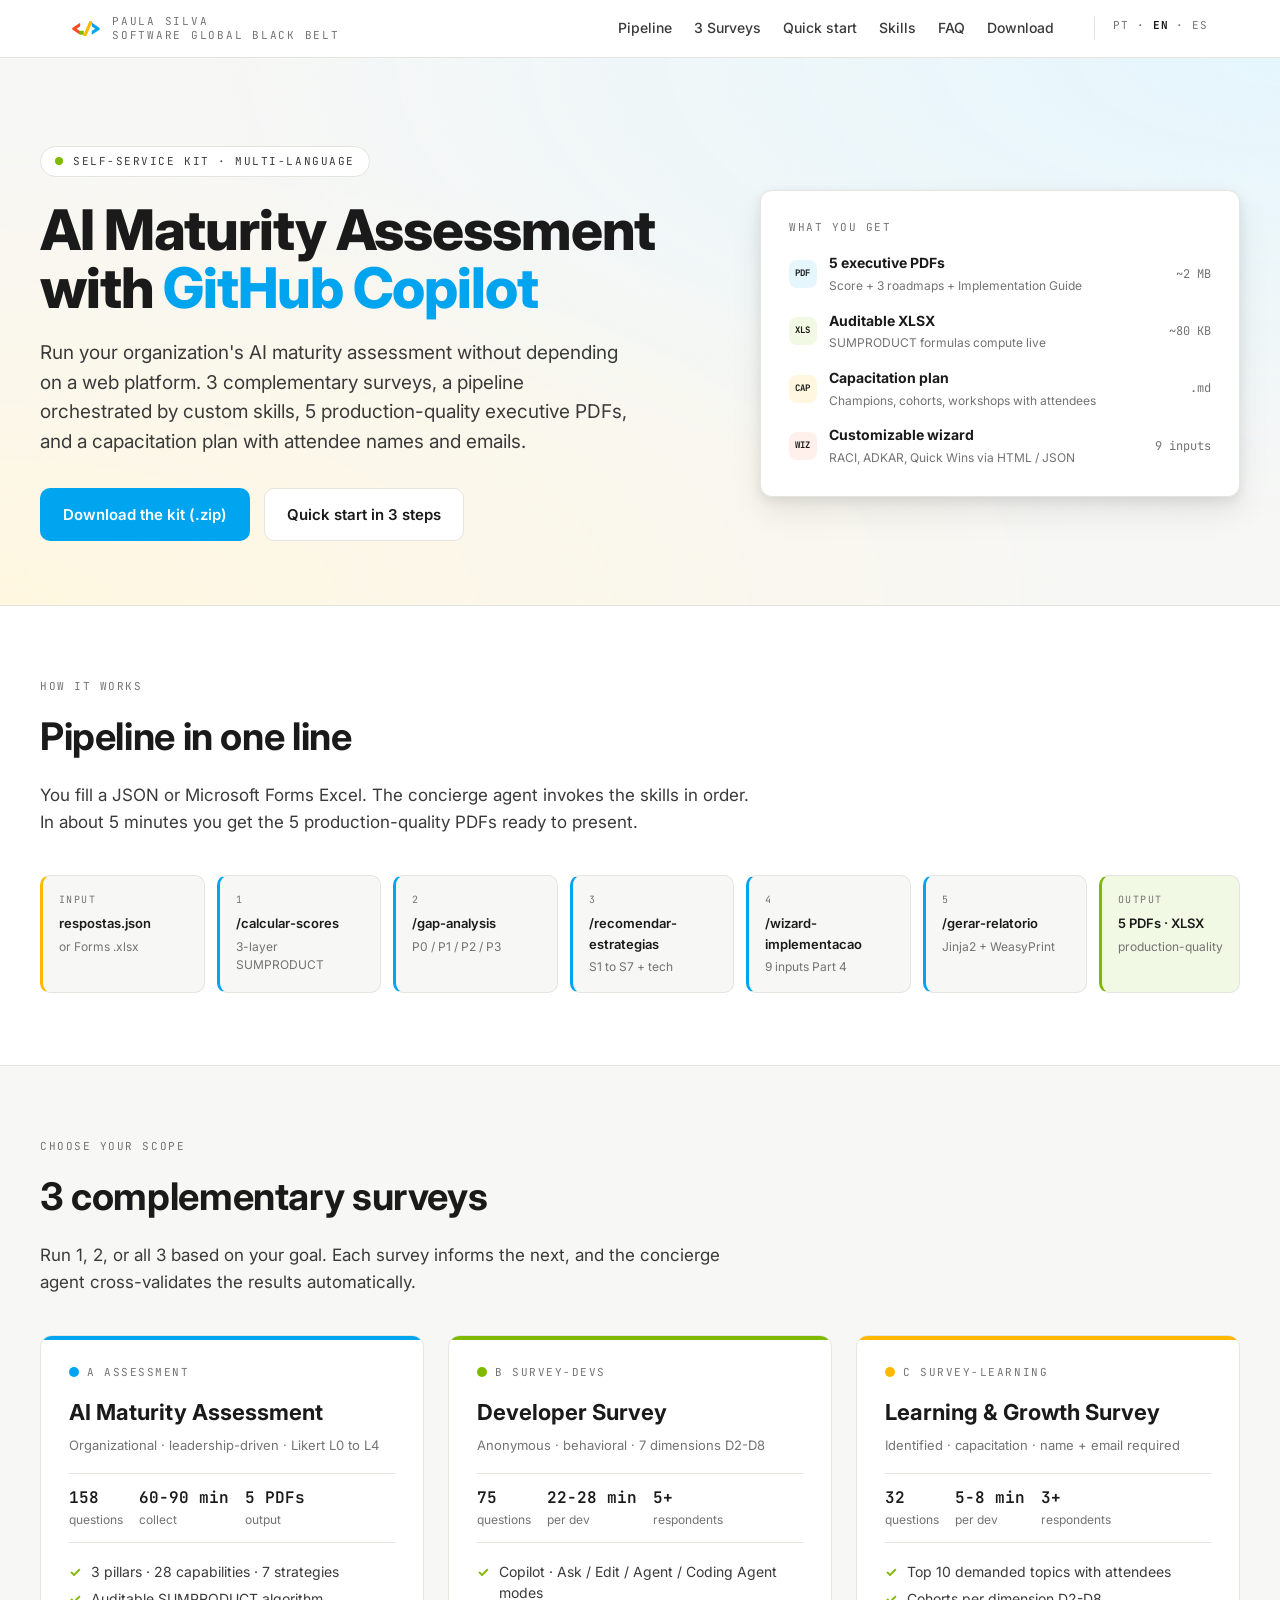
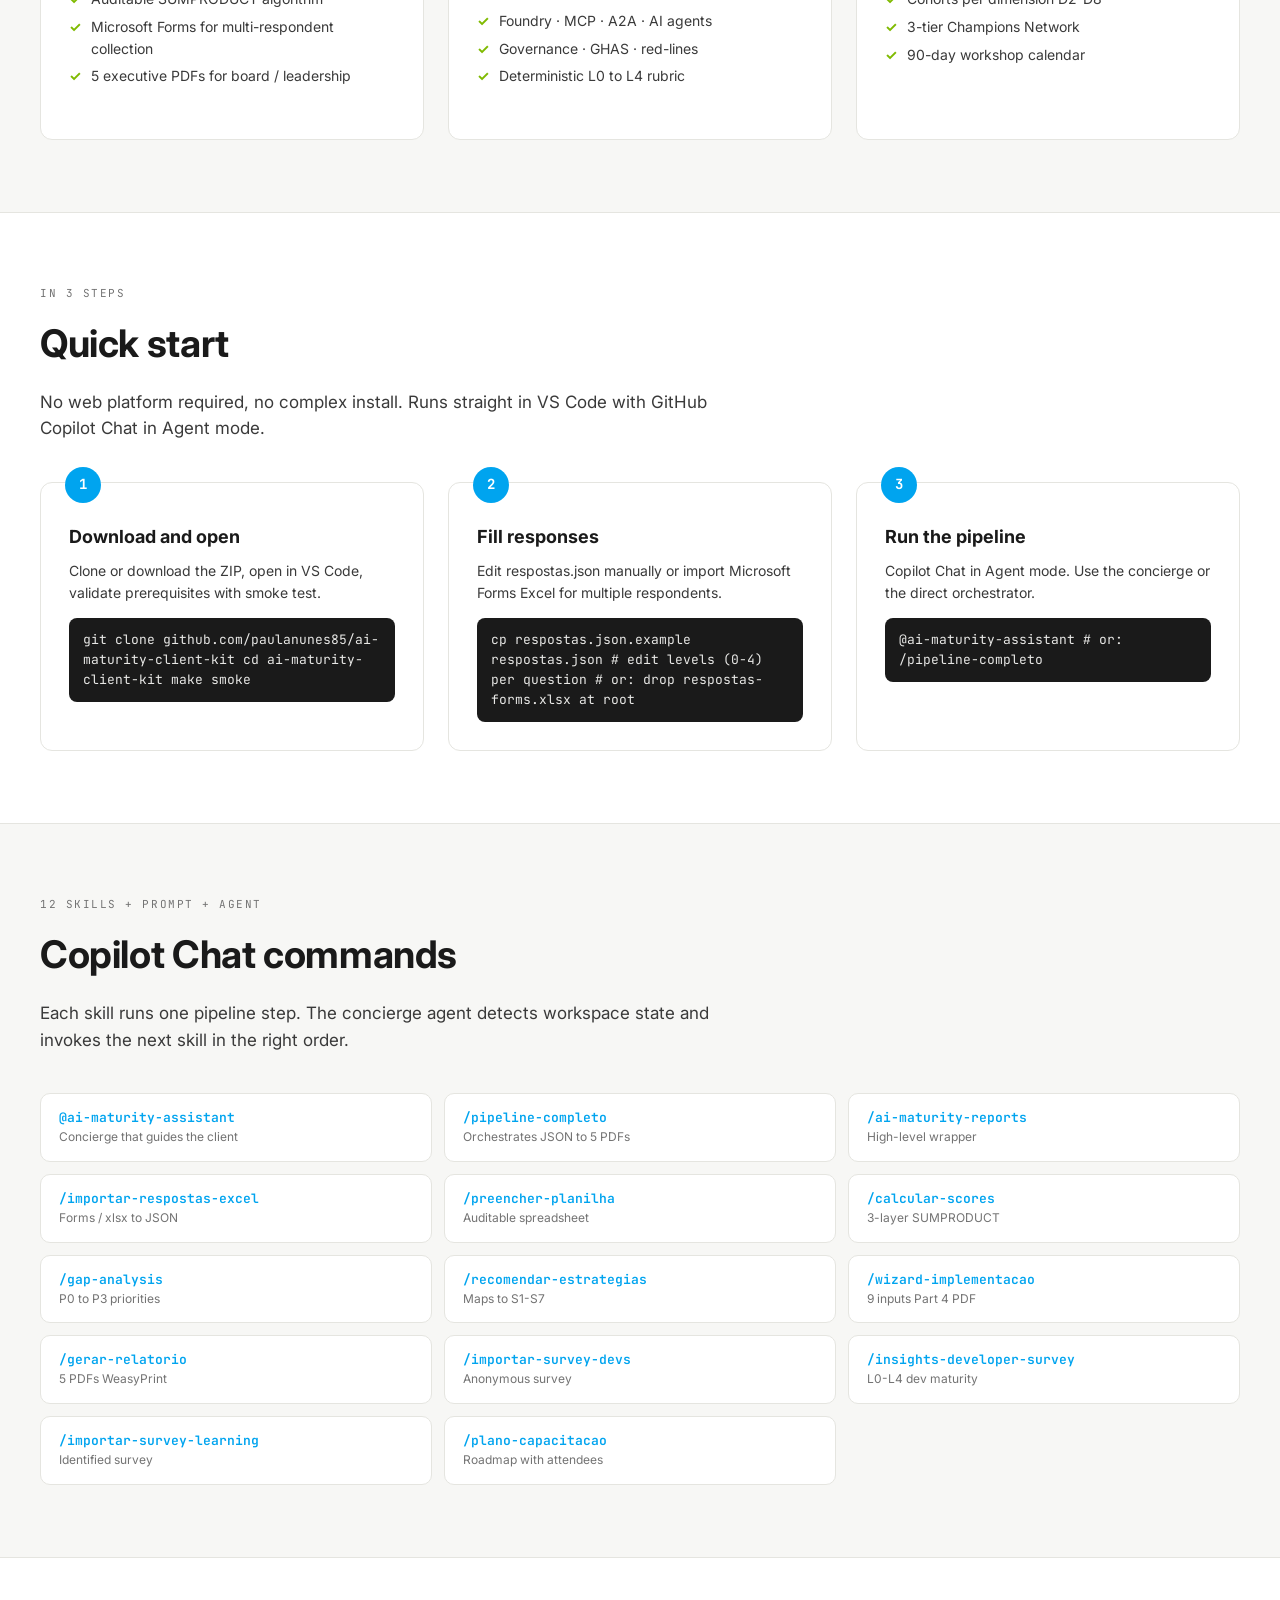
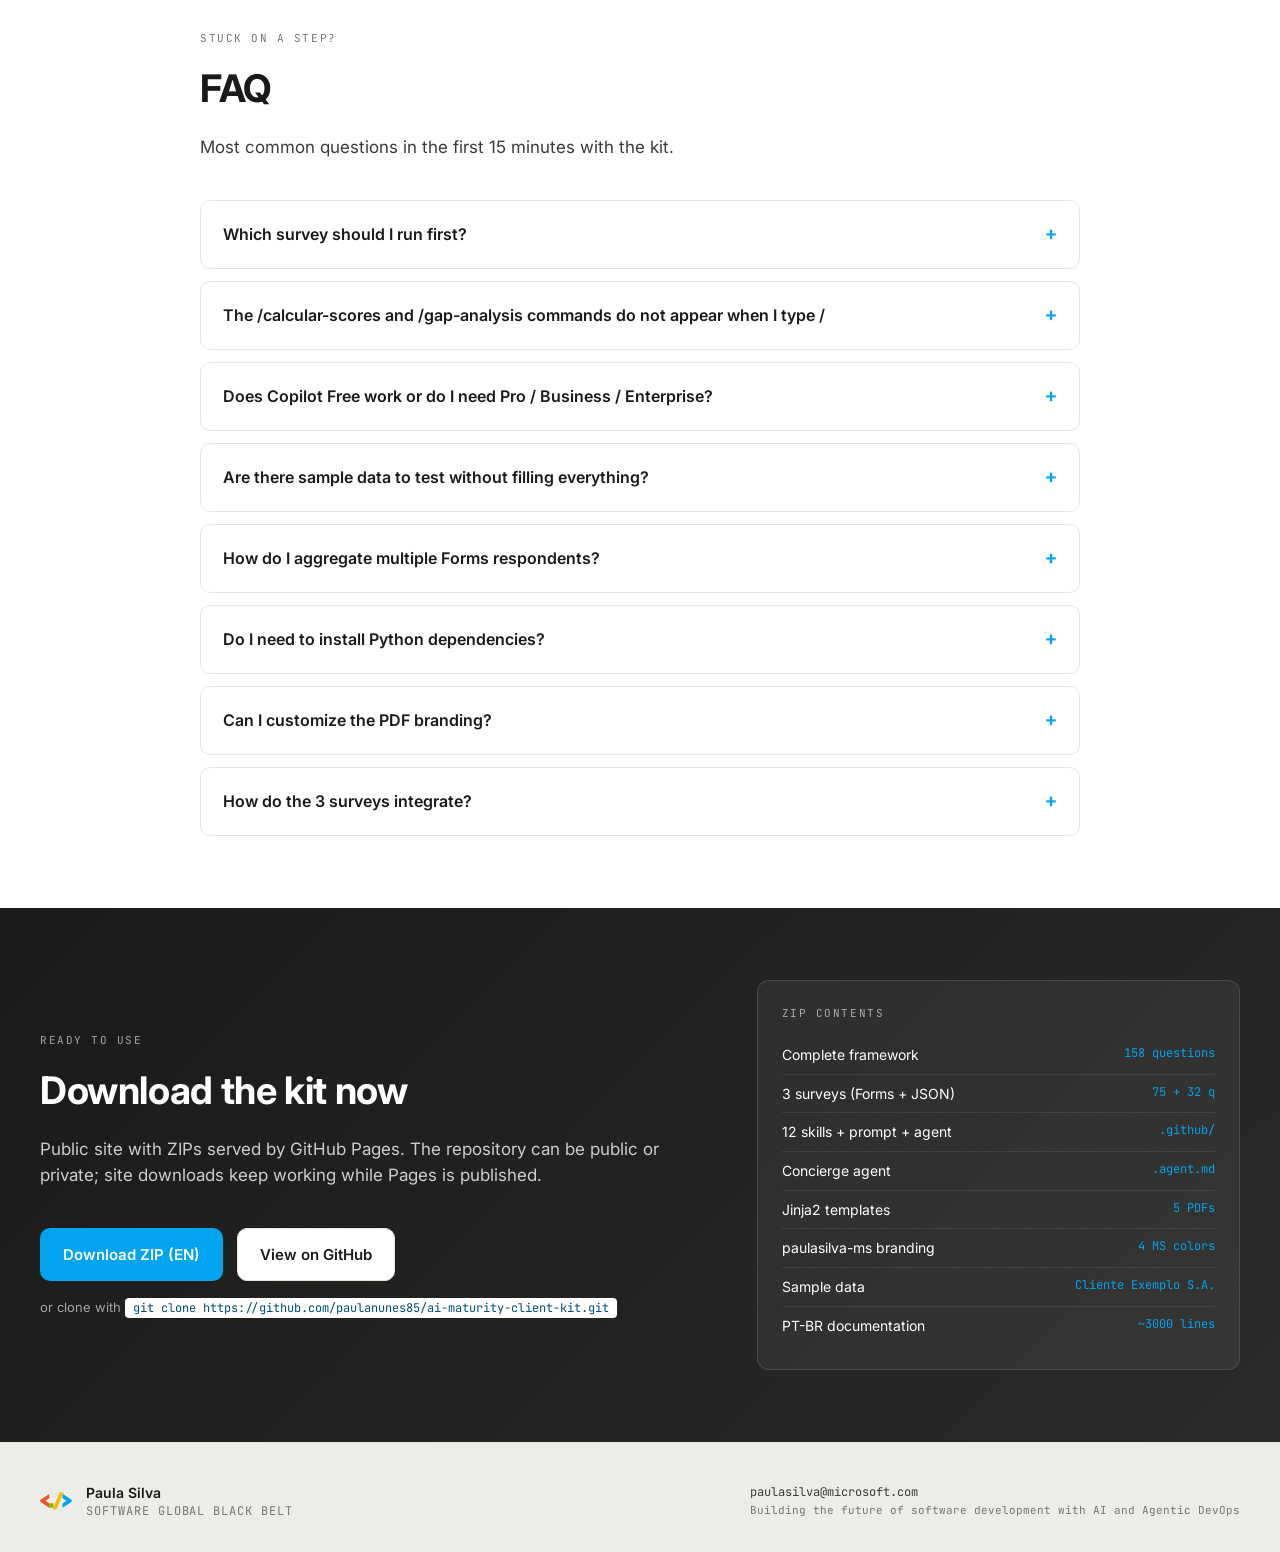
<file: docs/index.html>
<!DOCTYPE html>
<html lang="pt-BR">
<head>
<meta charset="UTF-8">
<meta name="viewport" content="width=device-width, initial-scale=1.0">
<title>Kit AI Maturity Assessment · Paula Silva</title>
<meta name="description" content="Kit auto-servico para conduzir o AI Maturity Assessment com GitHub Copilot.">
<link rel="preconnect" href="https://fonts.googleapis.com">
<link rel="preconnect" href="https://fonts.gstatic.com" crossorigin>
<link href="https://fonts.googleapis.com/css2?family=Inter:wght@300;400;500;600;700;800;900&family=JetBrains+Mono:wght@400;500;600&display=swap" rel="stylesheet">
<link rel="stylesheet" href="styles.css">
<link rel="icon" type="image/svg+xml" href='data:image/svg+xml;utf8,<svg xmlns="http://www.w3.org/2000/svg" viewBox="0 0 1914 1062"><path fill="%23F25022" d="M532 131 L36 462 L13 497 L13 560 L23 582 L48 604 L521 923 L539 926 L539 699 L547 680 L314 530 L527 395 L551 371 L558 347 L558 155 L547 135 Z"/><path fill="%237FBA00" d="M551 681 L542 693 L540 700 L540 917 L546 930 L558 940 L571 943 L778 943 L788 941 L798 935 L809 910 L809 702 L807 694 L799 682 L784 674 L566 674 Z"/><path fill="%23FFB900" d="M1390 16 L1208 13 L1184 23 L1171 38 L768 1009 L768 1026 L778 1038 L957 1042 L975 1037 L995 1017 L1346 179 L1349 145 L1367 129 L1401 47 L1402 31 Z"/><path fill="%2300A4EF" d="M1369 131 L1350 149 L1349 355 L1354 369 L1385 399 L1592 528 L1373 667 L1354 688 L1349 703 L1349 907 L1361 924 L1377 926 L1871 595 L1893 563 L1894 501 L1885 477 L1863 456 L1398 142 Z"/></svg>'>
</head>
<body data-lang="pt-BR" data-base="" data-content="content.json" data-autodetect="true">
<div id="app">
  <main class="loading">
    <h1>AI Maturity Assessment Kit</h1>
    <p>Carregando conteudo...</p>
  </main>
</div>
<noscript>Ative JavaScript para visualizar o mini-site.</noscript>
<script src="app.js" defer></script>
</body>
</html>
</file>
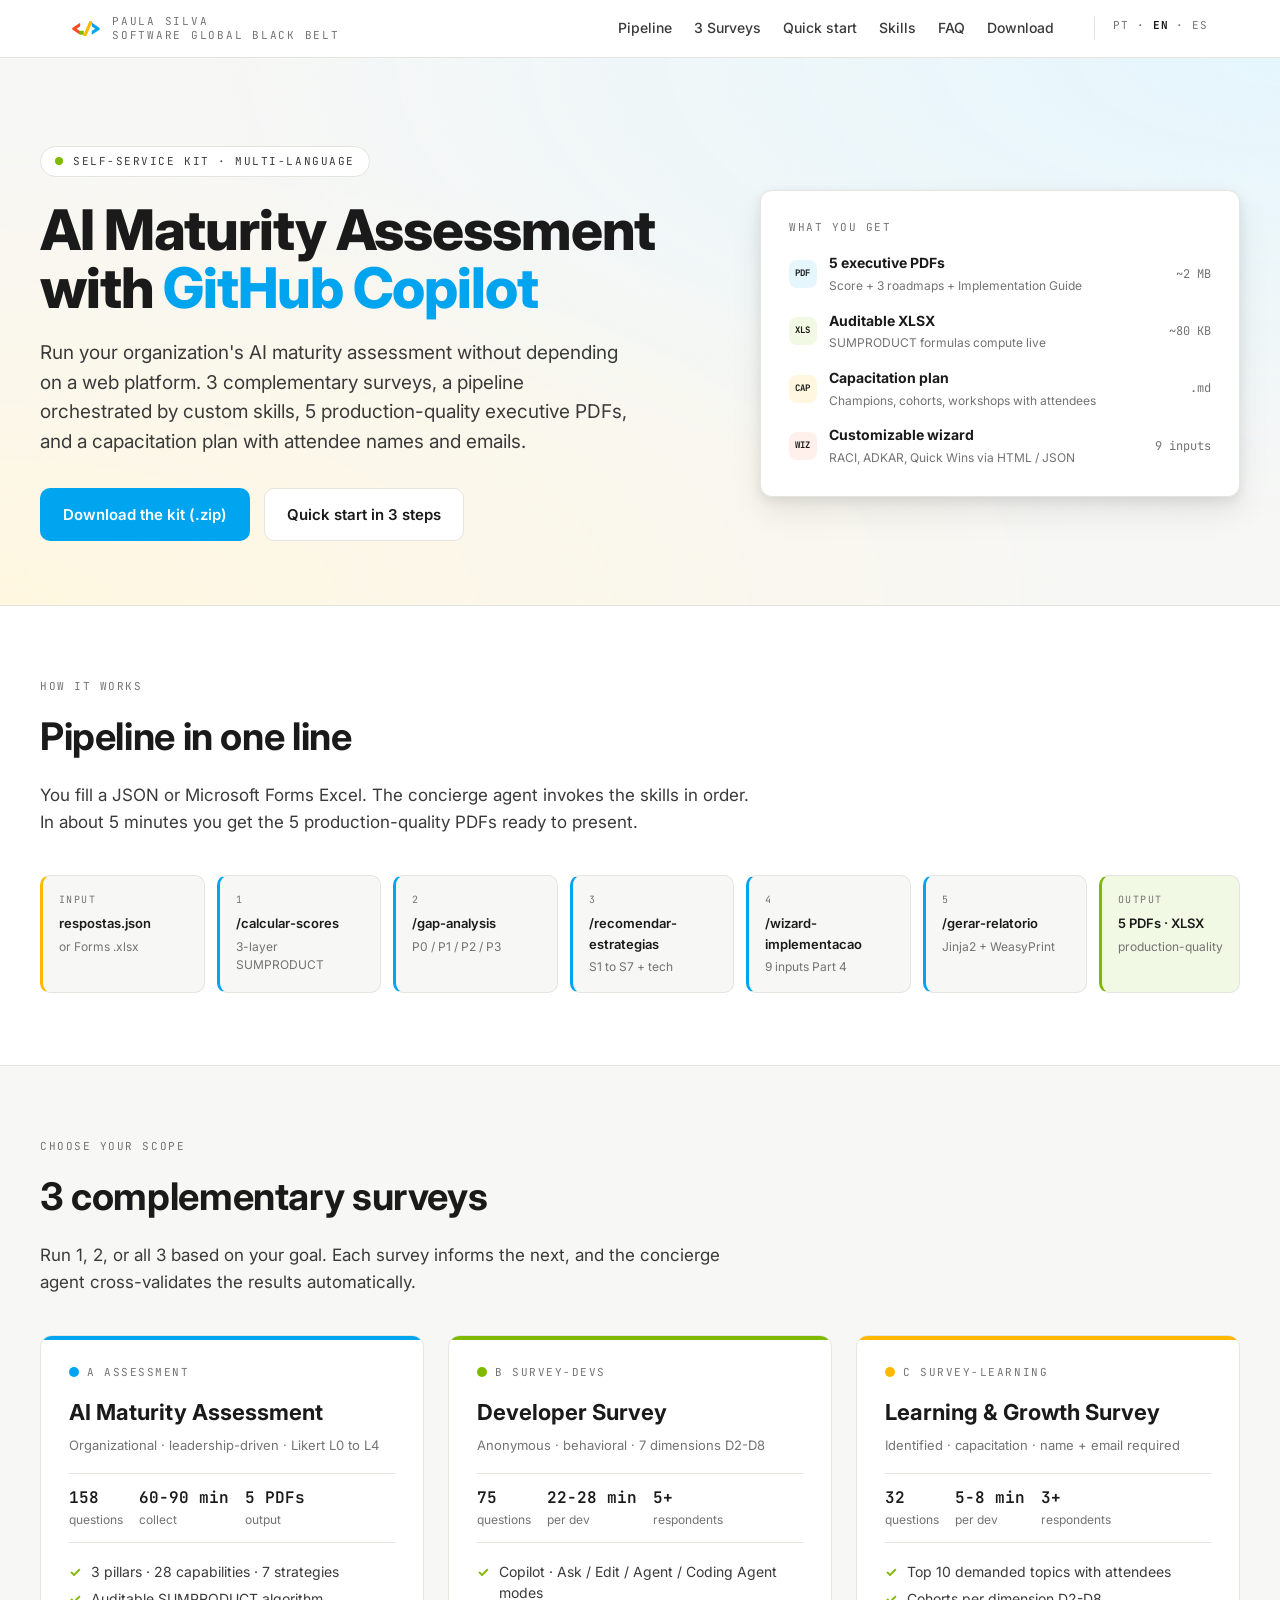
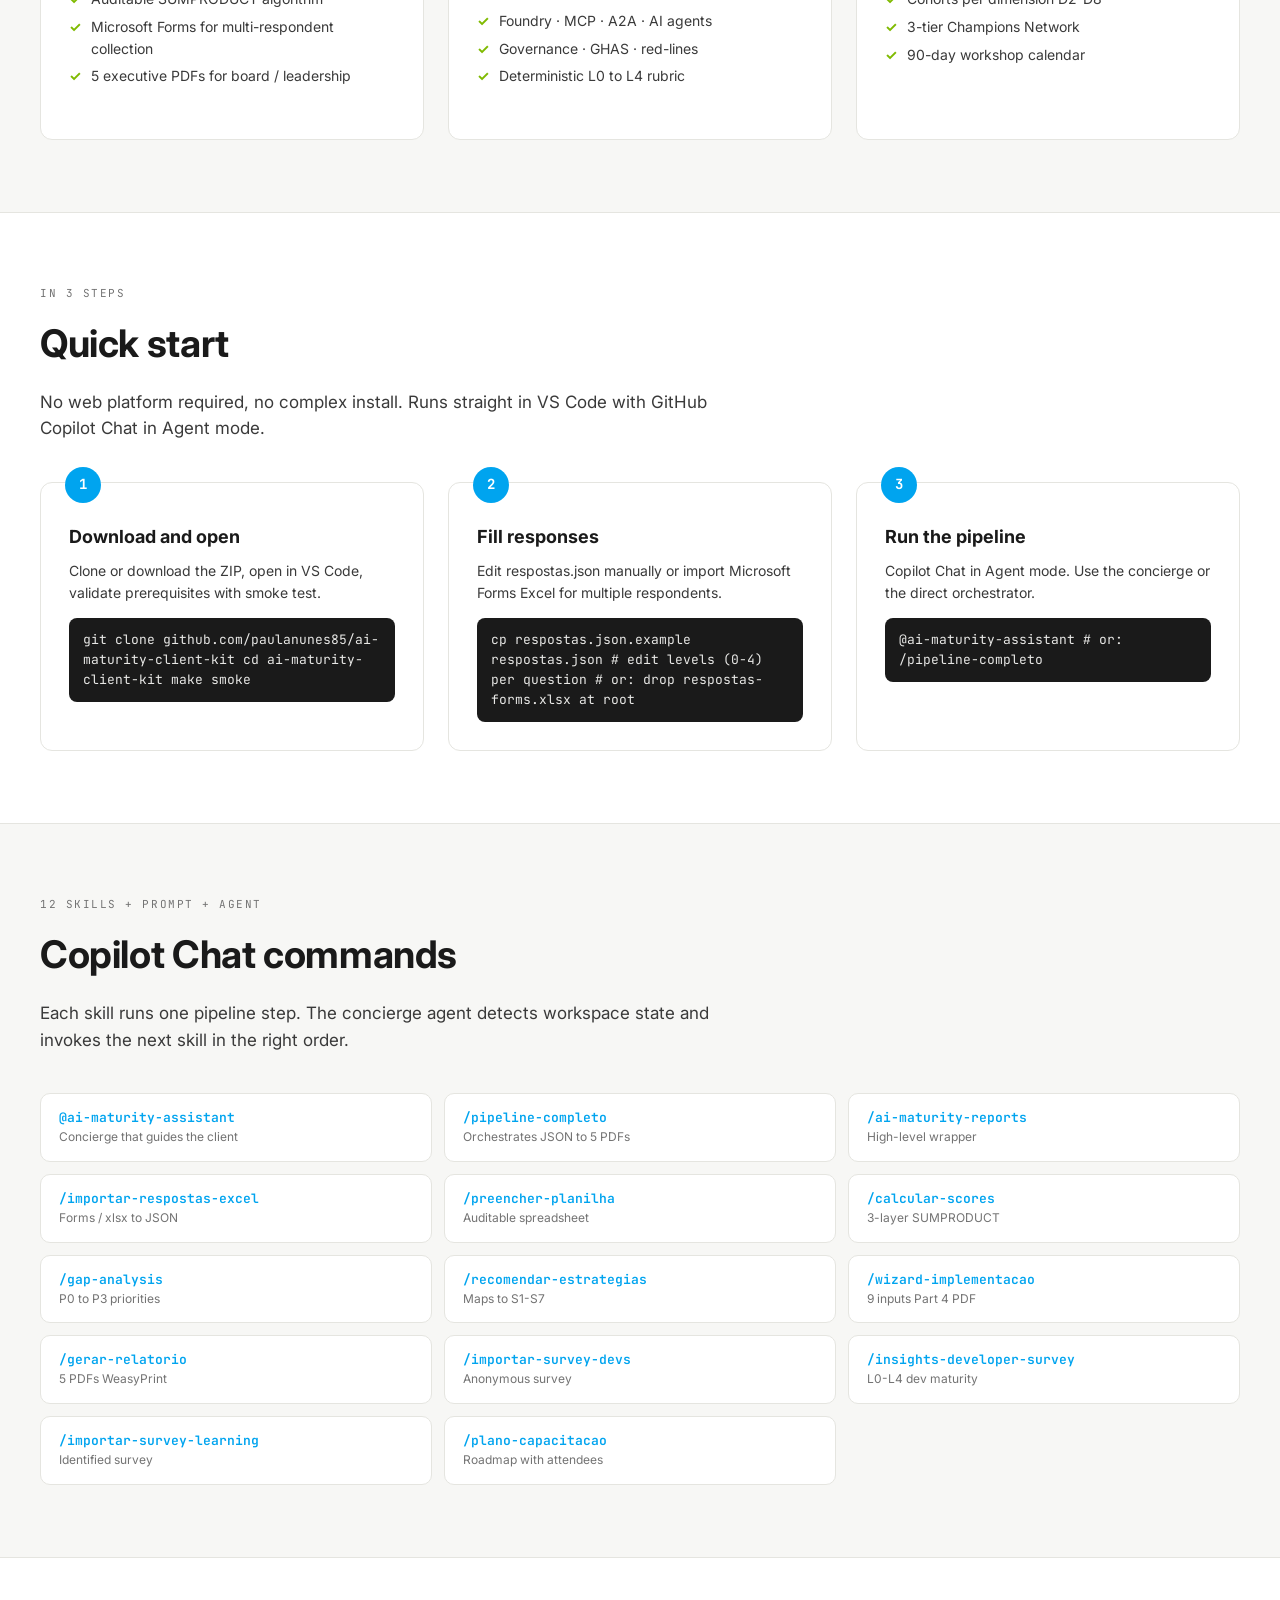
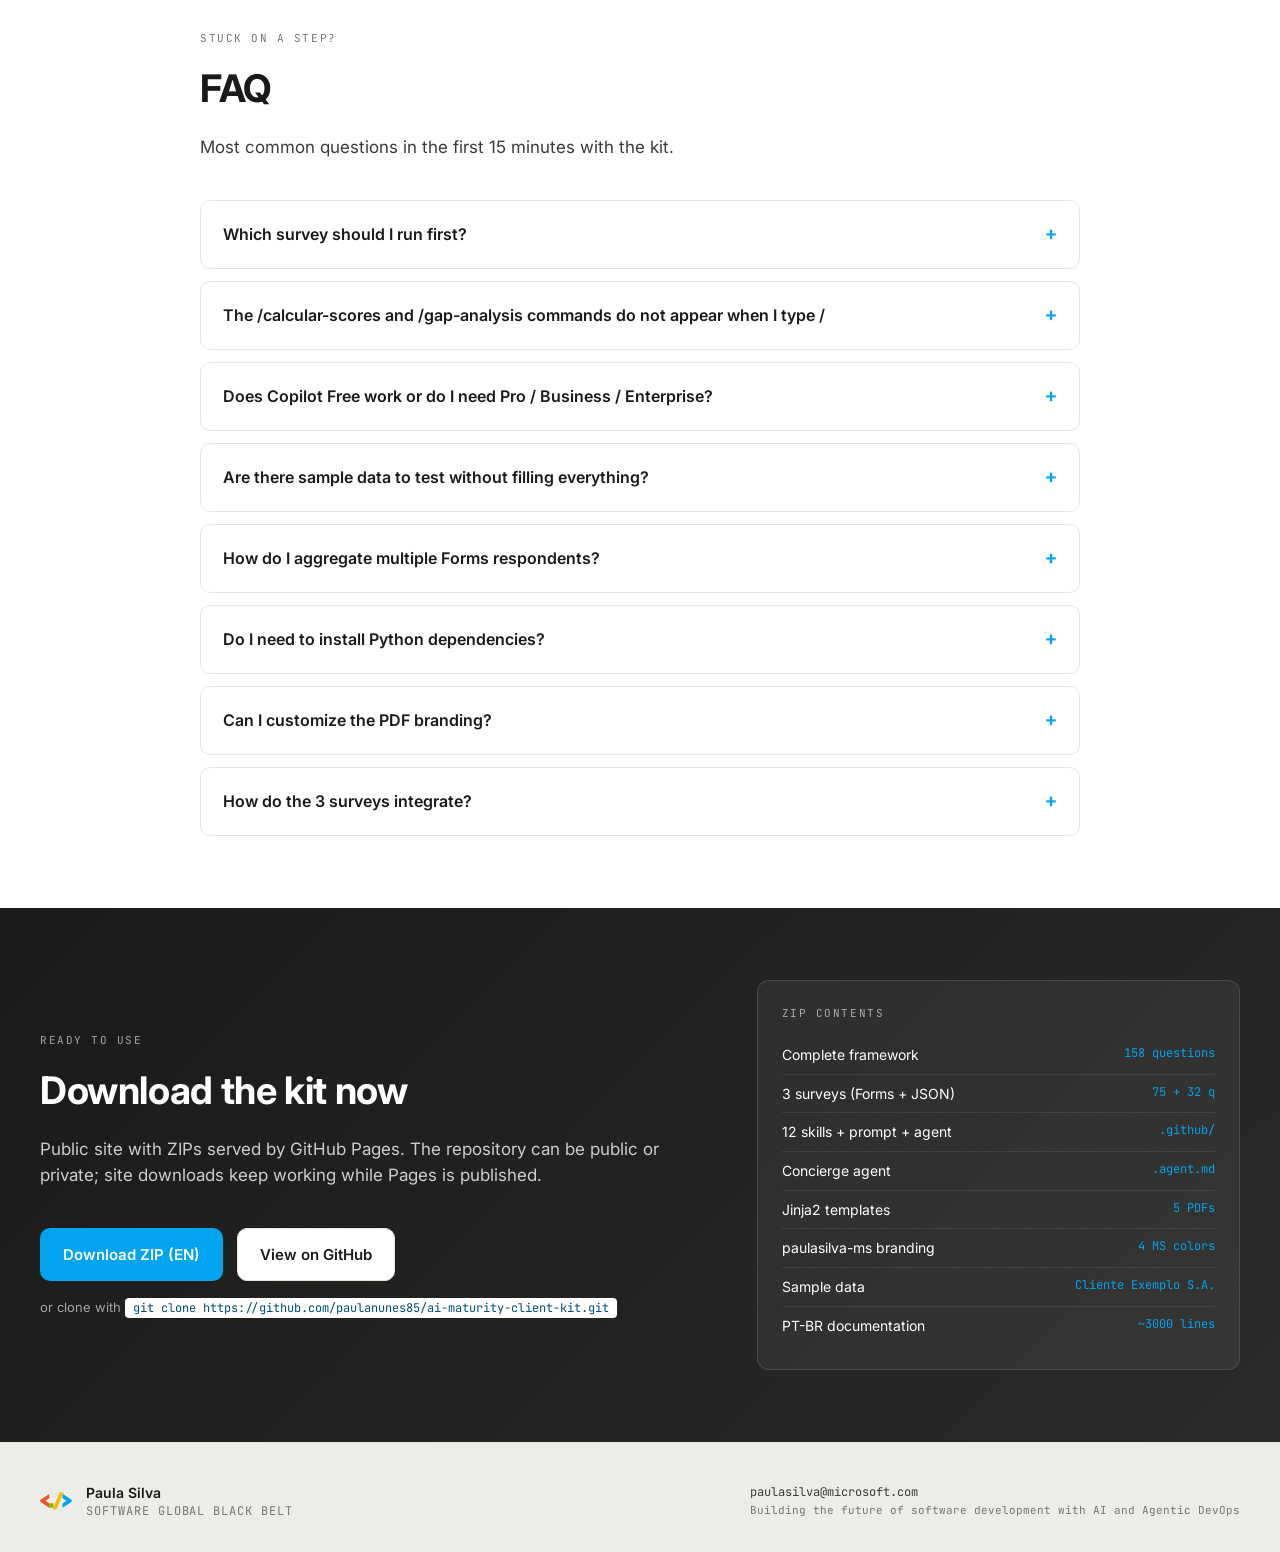
<file: docs/en/index.html>
<!DOCTYPE html>
<html lang="en">
<head>
<meta charset="UTF-8">
<meta name="viewport" content="width=device-width, initial-scale=1.0">
<title>AI Maturity Assessment Kit · Paula Silva</title>
<meta name="description" content="Self-service kit to run the AI Maturity Assessment with GitHub Copilot.">
<link rel="preconnect" href="https://fonts.googleapis.com">
<link rel="preconnect" href="https://fonts.gstatic.com" crossorigin>
<link href="https://fonts.googleapis.com/css2?family=Inter:wght@300;400;500;600;700;800;900&family=JetBrains+Mono:wght@400;500;600&display=swap" rel="stylesheet">
<link rel="stylesheet" href="../styles.css">
<link rel="icon" type="image/svg+xml" href='data:image/svg+xml;utf8,<svg xmlns="http://www.w3.org/2000/svg" viewBox="0 0 1914 1062"><path fill="%23F25022" d="M532 131 L36 462 L13 497 L13 560 L23 582 L48 604 L521 923 L539 926 L539 699 L547 680 L314 530 L527 395 L551 371 L558 347 L558 155 L547 135 Z"/><path fill="%237FBA00" d="M551 681 L542 693 L540 700 L540 917 L546 930 L558 940 L571 943 L778 943 L788 941 L798 935 L809 910 L809 702 L807 694 L799 682 L784 674 L566 674 Z"/><path fill="%23FFB900" d="M1390 16 L1208 13 L1184 23 L1171 38 L768 1009 L768 1026 L778 1038 L957 1042 L975 1037 L995 1017 L1346 179 L1349 145 L1367 129 L1401 47 L1402 31 Z"/><path fill="%2300A4EF" d="M1369 131 L1350 149 L1349 355 L1354 369 L1385 399 L1592 528 L1373 667 L1354 688 L1349 703 L1349 907 L1361 924 L1377 926 L1871 595 L1893 563 L1894 501 L1885 477 L1863 456 L1398 142 Z"/></svg>'>
</head>
<body data-lang="en" data-base="../" data-content="../content.json">
<div id="app">
  <main class="loading">
    <h1>AI Maturity Assessment Kit</h1>
    <p>Loading content...</p>
  </main>
</div>
<noscript>Enable JavaScript to view this site.</noscript>
<script src="../app.js" defer></script>
</body>
</html>
</file>
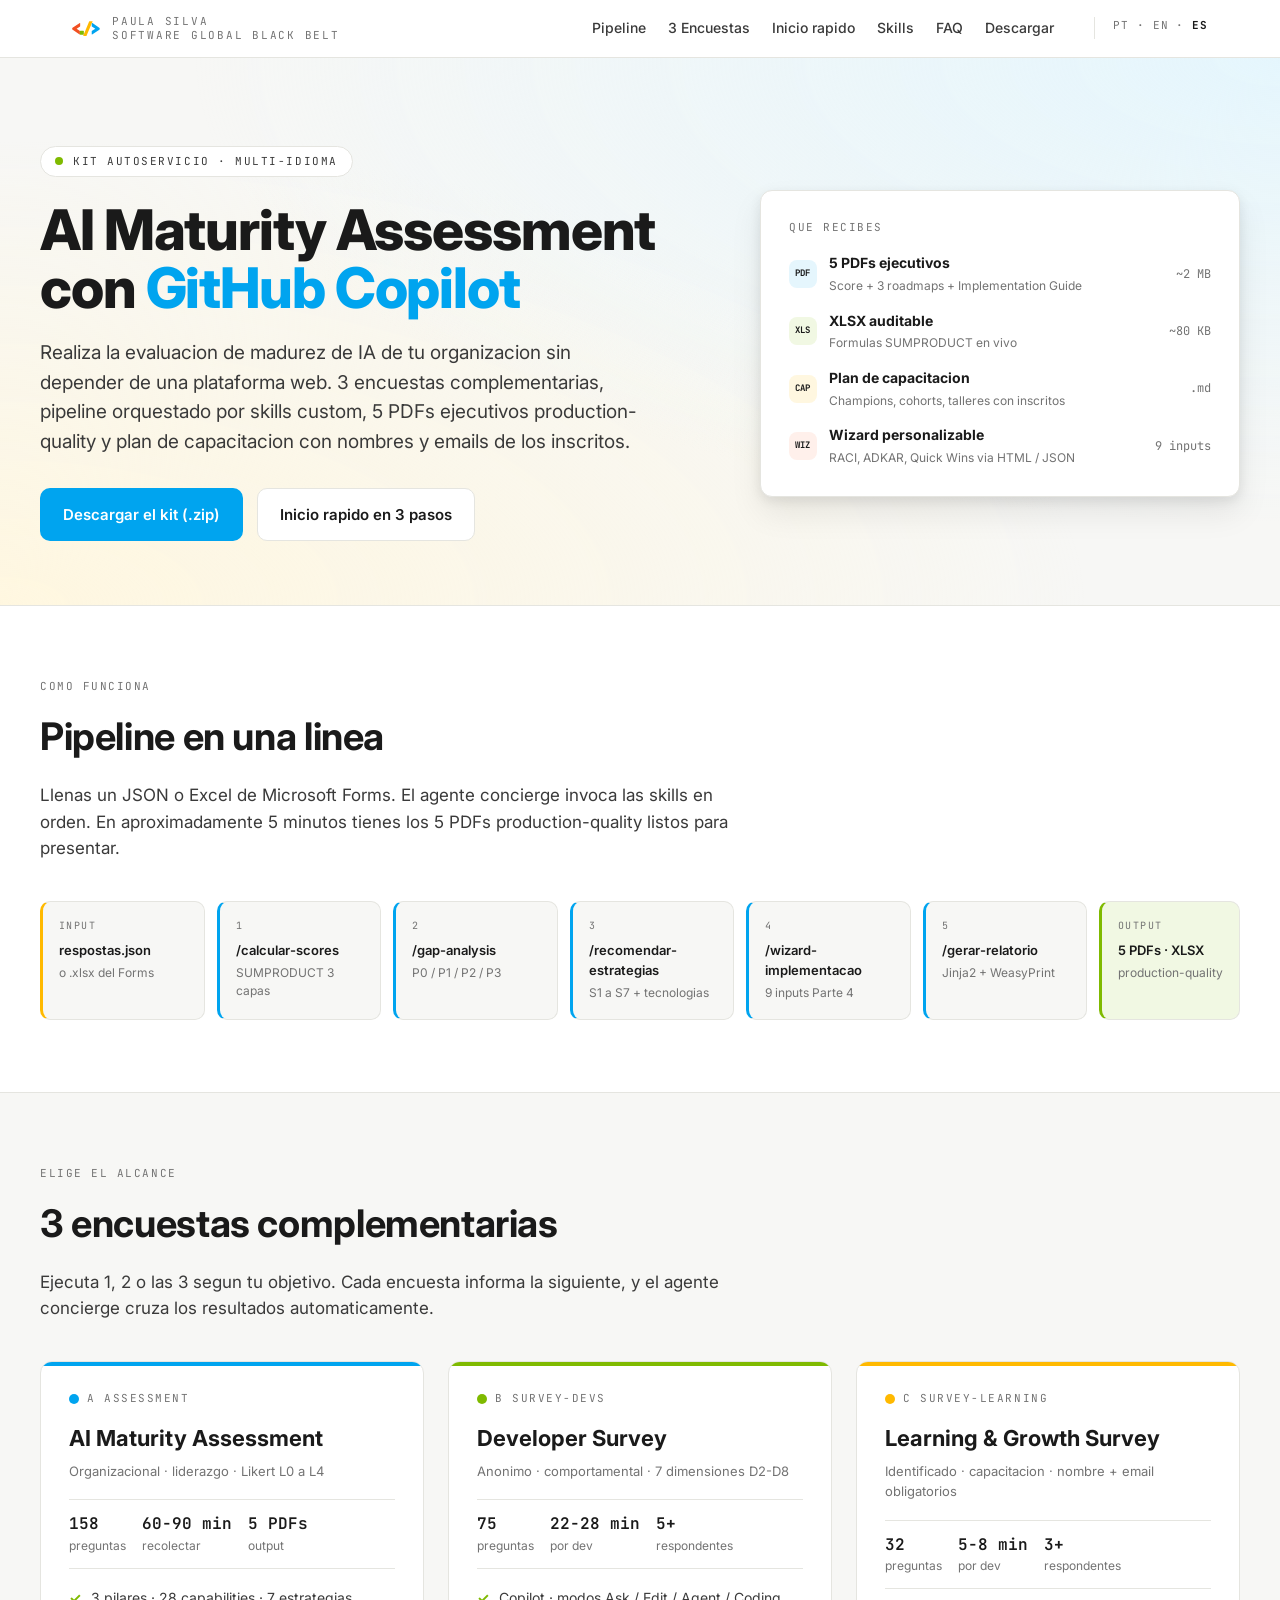
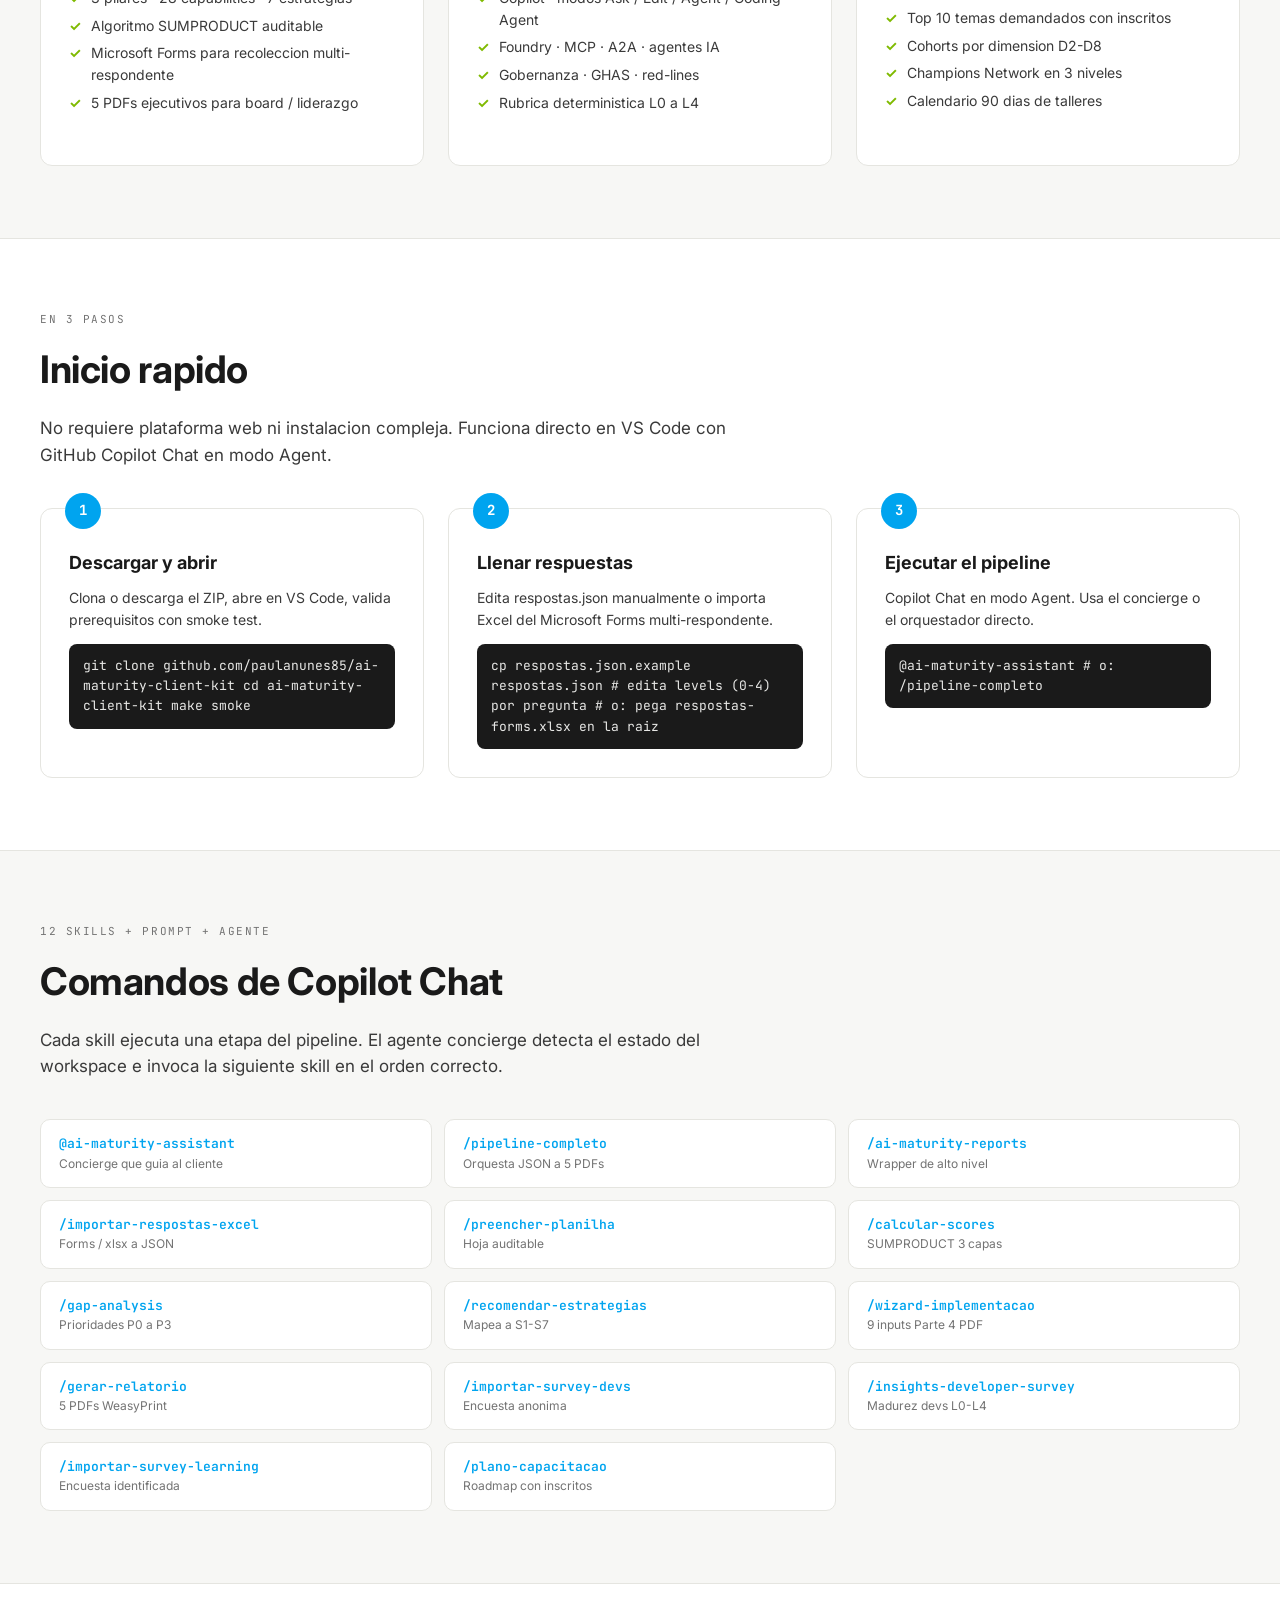
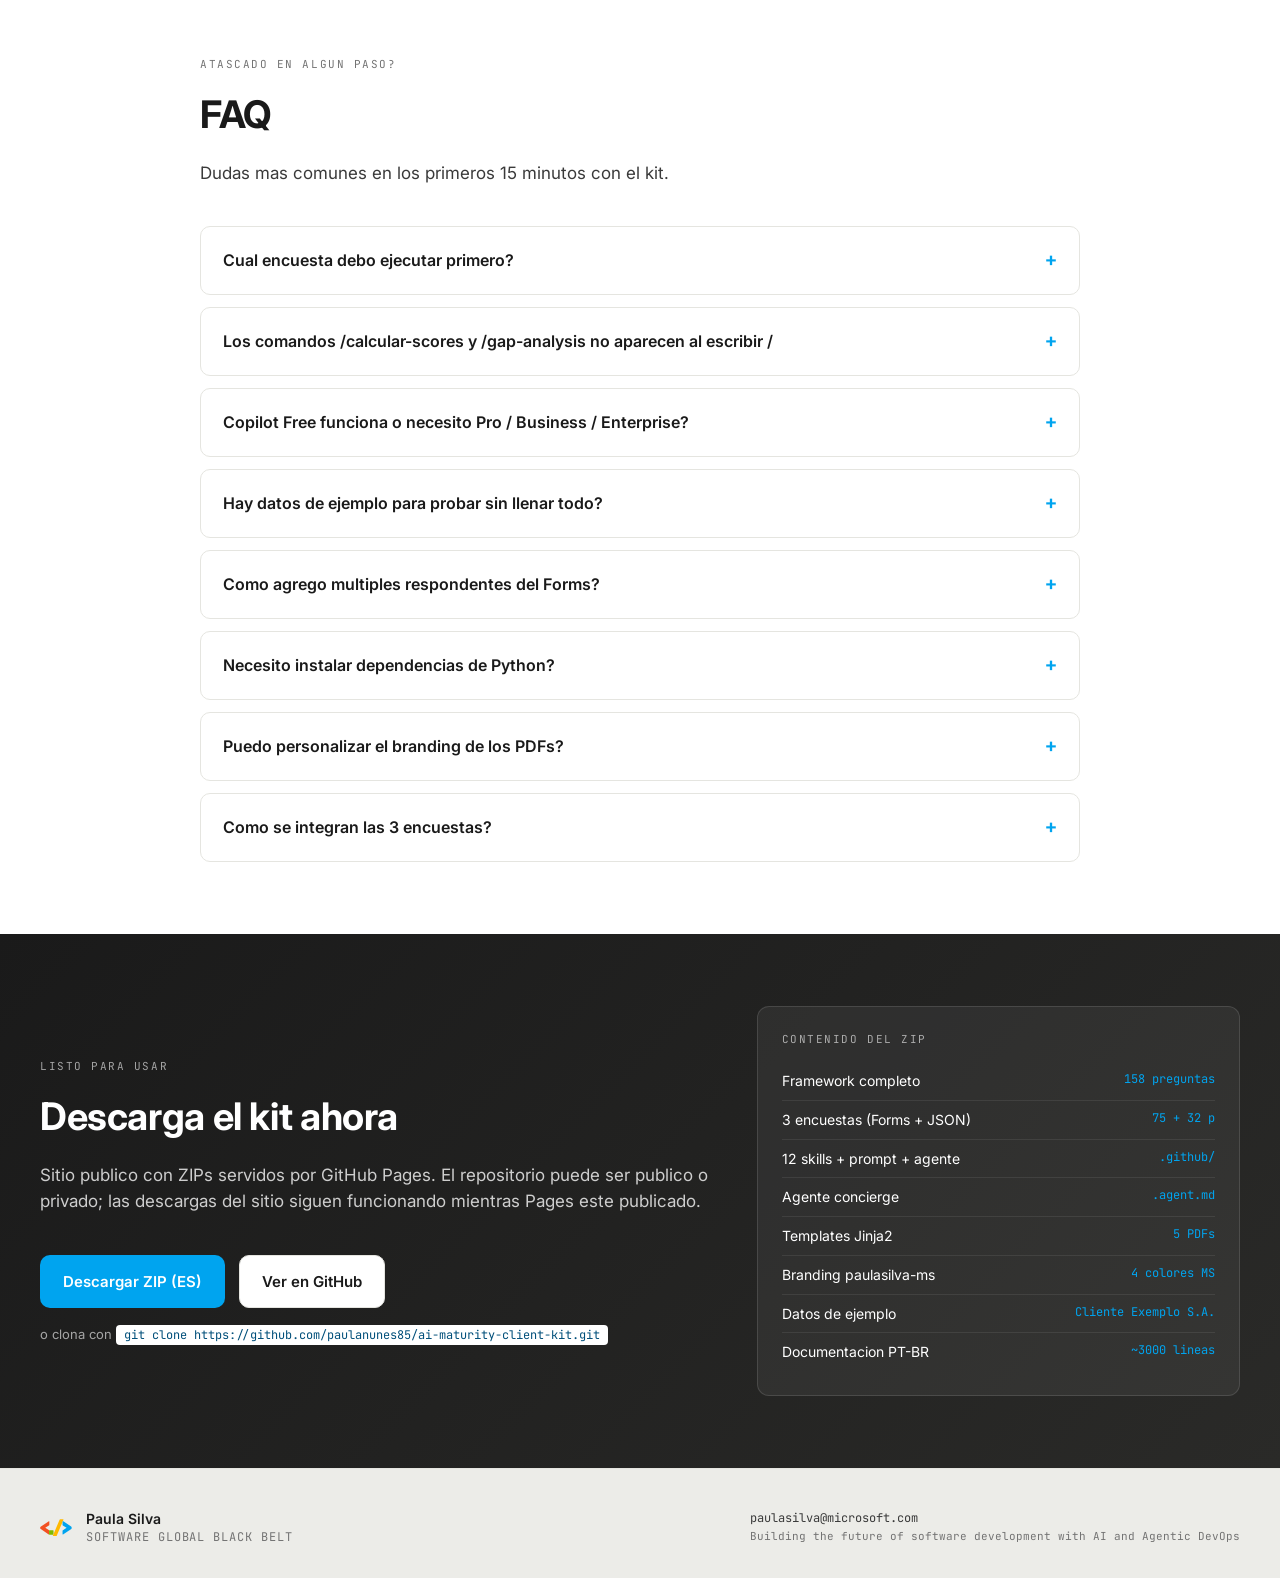
<file: docs/es/index.html>
<!DOCTYPE html>
<html lang="es">
<head>
<meta charset="UTF-8">
<meta name="viewport" content="width=device-width, initial-scale=1.0">
<title>Kit AI Maturity Assessment · Paula Silva</title>
<meta name="description" content="Kit de autoservicio para ejecutar el AI Maturity Assessment con GitHub Copilot.">
<link rel="preconnect" href="https://fonts.googleapis.com">
<link rel="preconnect" href="https://fonts.gstatic.com" crossorigin>
<link href="https://fonts.googleapis.com/css2?family=Inter:wght@300;400;500;600;700;800;900&family=JetBrains+Mono:wght@400;500;600&display=swap" rel="stylesheet">
<link rel="stylesheet" href="../styles.css">
<link rel="icon" type="image/svg+xml" href='data:image/svg+xml;utf8,<svg xmlns="http://www.w3.org/2000/svg" viewBox="0 0 1914 1062"><path fill="%23F25022" d="M532 131 L36 462 L13 497 L13 560 L23 582 L48 604 L521 923 L539 926 L539 699 L547 680 L314 530 L527 395 L551 371 L558 347 L558 155 L547 135 Z"/><path fill="%237FBA00" d="M551 681 L542 693 L540 700 L540 917 L546 930 L558 940 L571 943 L778 943 L788 941 L798 935 L809 910 L809 702 L807 694 L799 682 L784 674 L566 674 Z"/><path fill="%23FFB900" d="M1390 16 L1208 13 L1184 23 L1171 38 L768 1009 L768 1026 L778 1038 L957 1042 L975 1037 L995 1017 L1346 179 L1349 145 L1367 129 L1401 47 L1402 31 Z"/><path fill="%2300A4EF" d="M1369 131 L1350 149 L1349 355 L1354 369 L1385 399 L1592 528 L1373 667 L1354 688 L1349 703 L1349 907 L1361 924 L1377 926 L1871 595 L1893 563 L1894 501 L1885 477 L1863 456 L1398 142 Z"/></svg>'>
</head>
<body data-lang="es" data-base="../" data-content="../content.json">
<div id="app">
  <main class="loading">
    <h1>AI Maturity Assessment Kit</h1>
    <p>Cargando contenido...</p>
  </main>
</div>
<noscript>Activa JavaScript para visualizar el mini-site.</noscript>
<script src="../app.js" defer></script>
</body>
</html>
</file>
<file: docs/styles.css>
/* ============================================================
   Mini-site do Kit AI Maturity Assessment
   Identidade visual paulasilva-ms (Microsoft 4-color palette)
   ============================================================ */

:root {
  /* Microsoft logo palette */
  --c-red:    #F25022;
  --c-green:  #7FBA00;
  --c-blue:   #00A4EF;
  --c-yellow: #FFB900;

  --c-red-50:    #FFF0EB;
  --c-green-50:  #F1F8E3;
  --c-blue-50:   #E5F6FD;
  --c-yellow-50: #FFF7E0;

  /* Neutrals */
  --ink:    #1A1A1A;
  --ink-2:  #3A3A3A;
  --ink-3:  #737373;
  --paper:  #FFFFFF;
  --bg:     #F7F7F5;
  --bg-alt: #ECECE8;
  --rule:   #E5E5E0;

  --font-sans: 'Inter', -apple-system, BlinkMacSystemFont, Helvetica, sans-serif;
  --font-mono: 'JetBrains Mono', ui-monospace, SFMono-Regular, Menlo, monospace;

  --radius: 12px;
  --shadow: 0 1px 3px rgba(0,0,0,0.06), 0 4px 16px rgba(0,0,0,0.05);
  --shadow-lg: 0 4px 12px rgba(0,0,0,0.08), 0 16px 32px rgba(0,0,0,0.08);
}

@media (prefers-color-scheme: dark) {
  :root {
    --ink:    #F0F0F0;
    --ink-2:  #C7C7C2;
    --ink-3:  #A8A8A4;
    --paper:  #1C1C1A;
    --bg:     #141414;
    --bg-alt: #242420;
    --rule:   #2E2E2A;
  }
}

* { box-sizing: border-box; margin: 0; padding: 0; }

html { scroll-behavior: smooth; }

body {
  font-family: var(--font-sans);
  font-size: 16px;
  line-height: 1.55;
  color: var(--ink);
  background: var(--bg);
  -webkit-font-smoothing: antialiased;
}

.loading {
  min-height: 70vh;
  display: grid;
  place-content: center;
  gap: 12px;
  padding: 48px 24px;
  text-align: center;
  color: var(--ink-2);
}
.loading h1 {
  color: var(--ink);
  font-size: clamp(28px, 4vw, 42px);
}
.loading code {
  background: var(--paper);
  border: 1px solid var(--rule);
  border-radius: 4px;
  padding: 2px 6px;
}

a {
  color: var(--c-blue);
  text-decoration: none;
  transition: color 0.15s;
}
a:hover { color: var(--ink); }

code, pre {
  font-family: var(--font-mono);
  font-size: 0.92em;
}

/* ================================ Chrome bar */
.chrome {
  position: sticky;
  top: 0;
  z-index: 50;
  background: rgba(255,255,255,0.92);
  -webkit-backdrop-filter: saturate(180%) blur(12px);
  backdrop-filter: saturate(180%) blur(12px);
  border-bottom: 1px solid var(--rule);
}
@media (prefers-color-scheme: dark) {
  .chrome { background: rgba(28,28,26,0.92); }
}

.chrome__inner {
  max-width: 1200px;
  margin: 0 auto;
  padding: 14px 32px;
  display: flex;
  align-items: center;
  gap: 24px;
}

.chrome__brand {
  display: flex;
  align-items: center;
  gap: 12px;
}
.chrome__brand svg { width: 28px; height: auto; flex-shrink: 0; }
.chrome__brand-text {
  font-family: var(--font-mono);
  font-size: 11px;
  letter-spacing: 0.16em;
  text-transform: uppercase;
  color: var(--ink-3);
  line-height: 1.3;
}

.chrome__nav {
  margin-left: auto;
  display: flex;
  gap: 22px;
  font-size: 14px;
  font-weight: 500;
}
.chrome__nav a {
  color: var(--ink-2);
}
.chrome__nav a:hover { color: var(--c-blue); }

.chrome__lang {
  margin-left: 18px;
  padding-left: 18px;
  border-left: 1px solid var(--rule);
  font-family: var(--font-mono);
  font-size: 11px;
  letter-spacing: 0.08em;
  color: var(--ink-3);
}
.chrome__lang strong { color: var(--ink); font-weight: 700; }
.chrome__lang a { color: var(--ink-3); font-weight: 400; }
.chrome__lang a:hover { color: var(--c-blue); }

@media (max-width: 720px) {
  .chrome__nav { display: none; }
  .chrome__brand-text { font-size: 10px; }
}

/* ================================ Hero */
.hero {
  padding: 88px 32px 64px;
  background: radial-gradient(ellipse at top right, var(--c-blue-50) 0%, transparent 60%),
              radial-gradient(ellipse at bottom left, var(--c-yellow-50) 0%, transparent 60%),
              var(--bg);
}
.hero__inner {
  max-width: 1200px;
  margin: 0 auto;
  display: grid;
  grid-template-columns: 1.4fr 1fr;
  gap: 48px;
  align-items: center;
}
@media (max-width: 900px) {
  .hero__inner { grid-template-columns: 1fr; gap: 32px; }
  .hero { padding: 48px 24px 40px; }
}

.hero__eyebrow {
  display: inline-flex;
  align-items: center;
  gap: 10px;
  padding: 6px 14px;
  border-radius: 999px;
  background: var(--paper);
  border: 1px solid var(--rule);
  font-family: var(--font-mono);
  font-size: 11px;
  letter-spacing: 0.14em;
  text-transform: uppercase;
  color: var(--ink-2);
  margin-bottom: 24px;
}
.hero__eyebrow-dot {
  width: 8px; height: 8px; border-radius: 50%;
  background: var(--c-green);
}

.hero__title {
  font-size: clamp(34px, 5vw, 56px);
  font-weight: 800;
  line-height: 1.05;
  letter-spacing: -0.02em;
  margin-bottom: 20px;
}
.hero__title .accent { color: var(--c-blue); }

.hero__lede {
  font-size: 19px;
  line-height: 1.55;
  color: var(--ink-2);
  margin-bottom: 32px;
  max-width: 600px;
}

.hero__ctas { display: flex; gap: 14px; flex-wrap: wrap; }

.btn {
  display: inline-flex;
  align-items: center;
  gap: 10px;
  padding: 14px 22px;
  border-radius: 10px;
  font-weight: 600;
  font-size: 15px;
  border: 1px solid transparent;
  cursor: pointer;
  transition: transform 0.12s, box-shadow 0.12s;
  text-decoration: none;
}
.btn:hover { transform: translateY(-1px); box-shadow: var(--shadow); }
.btn--primary {
  background: var(--c-blue);
  color: white;
}
.btn--primary:hover { background: var(--ink); color: white; }
.btn--secondary {
  background: var(--paper);
  color: var(--ink);
  border-color: var(--rule);
}
.btn--secondary:hover { color: var(--c-blue); }

.hero__card {
  background: var(--paper);
  border: 1px solid var(--rule);
  border-radius: var(--radius);
  padding: 28px;
  box-shadow: var(--shadow-lg);
}
.hero__card-title {
  font-family: var(--font-mono);
  font-size: 11px;
  letter-spacing: 0.14em;
  text-transform: uppercase;
  color: var(--ink-3);
  margin-bottom: 16px;
}
.hero__card-rows { display: grid; gap: 14px; }
.hero__card-row {
  display: grid;
  grid-template-columns: 28px 1fr auto;
  align-items: center;
  gap: 12px;
  font-size: 14px;
}
.hero__card-icon {
  width: 28px; height: 28px;
  display: grid; place-items: center;
  border-radius: 8px;
  font-family: var(--font-mono);
  font-size: 9px;
  font-weight: 700;
  letter-spacing: 0;
  background: var(--bg);
}
.hero__card-icon--blue   { background: var(--c-blue-50); }
.hero__card-icon--green  { background: var(--c-green-50); }
.hero__card-icon--yellow { background: var(--c-yellow-50); }
.hero__card-icon--red    { background: var(--c-red-50); }
.hero__card-num {
  font-family: var(--font-mono);
  color: var(--ink-3);
  font-size: 12px;
}
.hero__card-copy {
  color: var(--ink-3);
  font-size: 12px;
}

/* ================================ Sections */
section { padding: 72px 32px; }
@media (max-width: 720px) { section { padding: 48px 20px; } }

.section--paper {
  background: var(--paper);
  border-top: 1px solid var(--rule);
  border-bottom: 1px solid var(--rule);
}

.section--faq {
  border-bottom: 0;
}

.container { max-width: 1200px; margin: 0 auto; }
.faq-container { max-width: 880px; }

.section__eyebrow {
  font-family: var(--font-mono);
  font-size: 11px;
  letter-spacing: 0.14em;
  text-transform: uppercase;
  color: var(--ink-3);
  margin-bottom: 12px;
}
.section__title {
  font-size: clamp(28px, 3.5vw, 38px);
  font-weight: 700;
  letter-spacing: -0.01em;
  margin-bottom: 16px;
}
.section__lede {
  font-size: 17px;
  color: var(--ink-2);
  max-width: 720px;
  margin-bottom: 40px;
}

/* ================================ Pipeline */
.pipeline {
  background: var(--paper);
  border-top: 1px solid var(--rule);
  border-bottom: 1px solid var(--rule);
}
.pipeline__chain {
  display: grid;
  grid-template-columns: repeat(6, 1fr) auto;
  gap: 12px;
  align-items: stretch;
  margin-top: 28px;
}
@media (max-width: 900px) {
  .pipeline__chain { grid-template-columns: 1fr 1fr; }
}
.pipe-step {
  background: var(--bg);
  border: 1px solid var(--rule);
  border-radius: 10px;
  padding: 16px;
  position: relative;
  font-size: 13px;
}
.pipe-step__num {
  font-family: var(--font-mono);
  font-size: 10px;
  letter-spacing: 0.14em;
  color: var(--ink-3);
  margin-bottom: 6px;
}
.pipe-step__name { font-weight: 600; color: var(--ink); margin-bottom: 4px; }
.pipe-step__hint { color: var(--ink-3); font-size: 12px; }
.pipe-step--in    { border-left: 3px solid var(--c-yellow); }
.pipe-step--out   { border-left: 3px solid var(--c-green); background: var(--c-green-50); }
.pipe-step--core  { border-left: 3px solid var(--c-blue); }

/* ================================ Cards (3 surveys) */
.cards {
  display: grid;
  grid-template-columns: repeat(3, 1fr);
  gap: 24px;
}
@media (max-width: 900px) { .cards { grid-template-columns: 1fr; } }

.card {
  background: var(--paper);
  border: 1px solid var(--rule);
  border-radius: var(--radius);
  padding: 28px;
  display: flex;
  flex-direction: column;
  position: relative;
  overflow: hidden;
}
.card::before {
  content: '';
  position: absolute;
  top: 0; left: 0; right: 0;
  height: 4px;
}
.card--a::before { background: var(--c-blue); }
.card--b::before { background: var(--c-green); }
.card--c::before { background: var(--c-yellow); }

.card__badge {
  display: inline-flex;
  align-items: center;
  gap: 8px;
  font-family: var(--font-mono);
  font-size: 11px;
  letter-spacing: 0.14em;
  text-transform: uppercase;
  color: var(--ink-3);
  margin-bottom: 14px;
}
.card__badge-dot {
  width: 10px; height: 10px; border-radius: 50%;
}
.card--a .card__badge-dot { background: var(--c-blue); }
.card--b .card__badge-dot { background: var(--c-green); }
.card--c .card__badge-dot { background: var(--c-yellow); }

.card__title {
  font-size: 22px;
  font-weight: 700;
  margin-bottom: 6px;
}
.card__subtitle {
  font-size: 13px;
  color: var(--ink-3);
  margin-bottom: 18px;
}
.card__meta {
  display: flex;
  gap: 16px;
  flex-wrap: wrap;
  font-size: 12px;
  color: var(--ink-3);
  padding: 12px 0;
  border-top: 1px solid var(--rule);
  border-bottom: 1px solid var(--rule);
  margin-bottom: 18px;
}
.card__meta strong { color: var(--ink); display: block; font-size: 16px; font-family: var(--font-mono); font-weight: 600; }
.card__list { font-size: 14px; color: var(--ink-2); margin-bottom: 18px; flex: 1; }
.card__list li { margin-bottom: 6px; padding-left: 22px; position: relative; list-style: none; }
.card__list li::before {
  content: '✓';
  position: absolute;
  left: 0; top: 0;
  color: var(--c-green);
  font-weight: 700;
}

/* ================================ Steps (Quick Start) */
.steps {
  display: grid;
  grid-template-columns: repeat(3, 1fr);
  gap: 24px;
  counter-reset: step;
}
@media (max-width: 900px) { .steps { grid-template-columns: 1fr; } }

.step {
  background: var(--paper);
  border: 1px solid var(--rule);
  border-radius: var(--radius);
  padding: 28px;
  position: relative;
}
.step__num {
  position: absolute;
  top: -16px; left: 24px;
  width: 36px; height: 36px;
  background: var(--c-blue);
  color: white;
  border-radius: 50%;
  display: grid;
  place-items: center;
  font-weight: 700;
  font-family: var(--font-mono);
  font-size: 14px;
}
.step__title {
  font-size: 18px;
  font-weight: 700;
  margin-bottom: 10px;
  margin-top: 12px;
}
.step__body { font-size: 14px; color: var(--ink-2); margin-bottom: 14px; }
.step__cmd {
  display: block;
  background: var(--ink);
  color: #e8e8e6;
  font-family: var(--font-mono);
  font-size: 13px;
  padding: 12px 14px;
  border-radius: 8px;
  overflow-x: auto;
}

/* ================================ Skills grid */
.skills-grid {
  display: grid;
  grid-template-columns: repeat(3, 1fr);
  gap: 12px;
}
@media (max-width: 720px) { .skills-grid { grid-template-columns: 1fr; } }

.skill-pill {
  background: var(--paper);
  border: 1px solid var(--rule);
  border-radius: 10px;
  padding: 14px 18px;
  display: flex;
  align-items: center;
  gap: 12px;
  font-size: 14px;
}
.skill-pill__cmd {
  font-family: var(--font-mono);
  color: var(--c-blue);
  font-weight: 600;
  font-size: 13px;
}
.skill-pill__desc { color: var(--ink-3); font-size: 12px; }

/* ================================ FAQ */
.faq { display: grid; gap: 12px; }
.faq__item {
  background: var(--paper);
  border: 1px solid var(--rule);
  border-radius: 10px;
  padding: 18px 22px;
}
.faq__item summary {
  cursor: pointer;
  font-weight: 600;
  color: var(--ink);
  list-style: none;
  display: flex;
  align-items: center;
  justify-content: space-between;
  gap: 16px;
}
.faq__item summary::after {
  content: '+';
  font-family: var(--font-mono);
  font-size: 20px;
  color: var(--c-blue);
  transition: transform 0.2s;
}
.faq__item[open] summary::after { content: '−'; }
.faq__item p {
  margin-top: 12px;
  color: var(--ink-2);
  font-size: 14.5px;
  line-height: 1.6;
}
.faq__item code {
  background: var(--bg);
  padding: 1px 6px;
  border-radius: 4px;
  font-size: 0.88em;
}

/* ================================ Download CTA */
.download {
  background: linear-gradient(135deg, var(--ink) 0%, #2a2a28 100%);
  color: white;
}
.download .section__eyebrow { color: rgba(255,255,255,0.6); }
.download .section__title { color: white; }
.download .section__lede { color: rgba(255,255,255,0.78); }

.download__inner {
  display: grid;
  grid-template-columns: 1.4fr 1fr;
  gap: 40px;
  align-items: center;
}
@media (max-width: 900px) { .download__inner { grid-template-columns: 1fr; } }

.download__cta .btn--primary { background: var(--c-blue); }
.download__cta .btn--primary:hover { background: var(--c-green); color: white; }
.download__repo { margin-left: 10px; }
.download__hint {
  margin-top: 16px;
  font-size: 13px;
  color: rgba(255,255,255,0.6);
}
.download__clone {
  background: #ffffff;
  color: #004f7a;
  padding: 2px 8px;
  border-radius: 4px;
}

.download__panel {
  background: rgba(255,255,255,0.06);
  border: 1px solid rgba(255,255,255,0.12);
  border-radius: var(--radius);
  padding: 24px;
}
.download__panel-title {
  font-family: var(--font-mono);
  font-size: 11px;
  letter-spacing: 0.14em;
  text-transform: uppercase;
  color: rgba(255,255,255,0.6);
  margin-bottom: 14px;
}
.download__panel ul { list-style: none; }
.download__panel li {
  padding: 8px 0;
  border-bottom: 1px solid rgba(255,255,255,0.08);
  font-size: 14px;
  display: flex;
  justify-content: space-between;
  gap: 12px;
}
.download__panel li:last-child { border-bottom: 0; }
.download__panel code {
  color: var(--c-blue);
  font-size: 12px;
  background: transparent;
}

/* ================================ Footer */
.footer {
  background: var(--bg-alt);
  border-top: 1px solid var(--rule);
  padding: 40px 32px 32px;
  font-size: 14px;
}
.footer__inner {
  max-width: 1200px;
  margin: 0 auto;
  display: grid;
  grid-template-columns: 1fr auto;
  gap: 24px;
  align-items: center;
}
@media (max-width: 720px) {
  .footer__inner { grid-template-columns: 1fr; text-align: center; }
}
.footer__sig {
  display: flex;
  align-items: center;
  gap: 14px;
}
.footer__sig svg { width: 32px; height: auto; }
.footer__sig-text { line-height: 1.4; }
.footer__sig-name { font-weight: 600; color: var(--ink); }
.footer__sig-role { font-size: 12px; color: var(--ink-3); font-family: var(--font-mono); letter-spacing: 0.08em; text-transform: uppercase; }
.footer__contact { color: var(--ink-3); font-family: var(--font-mono); font-size: 12px; }
.footer__contact a { color: var(--ink-2); }
.footer__tagline { font-size: 11px; }
</file>
